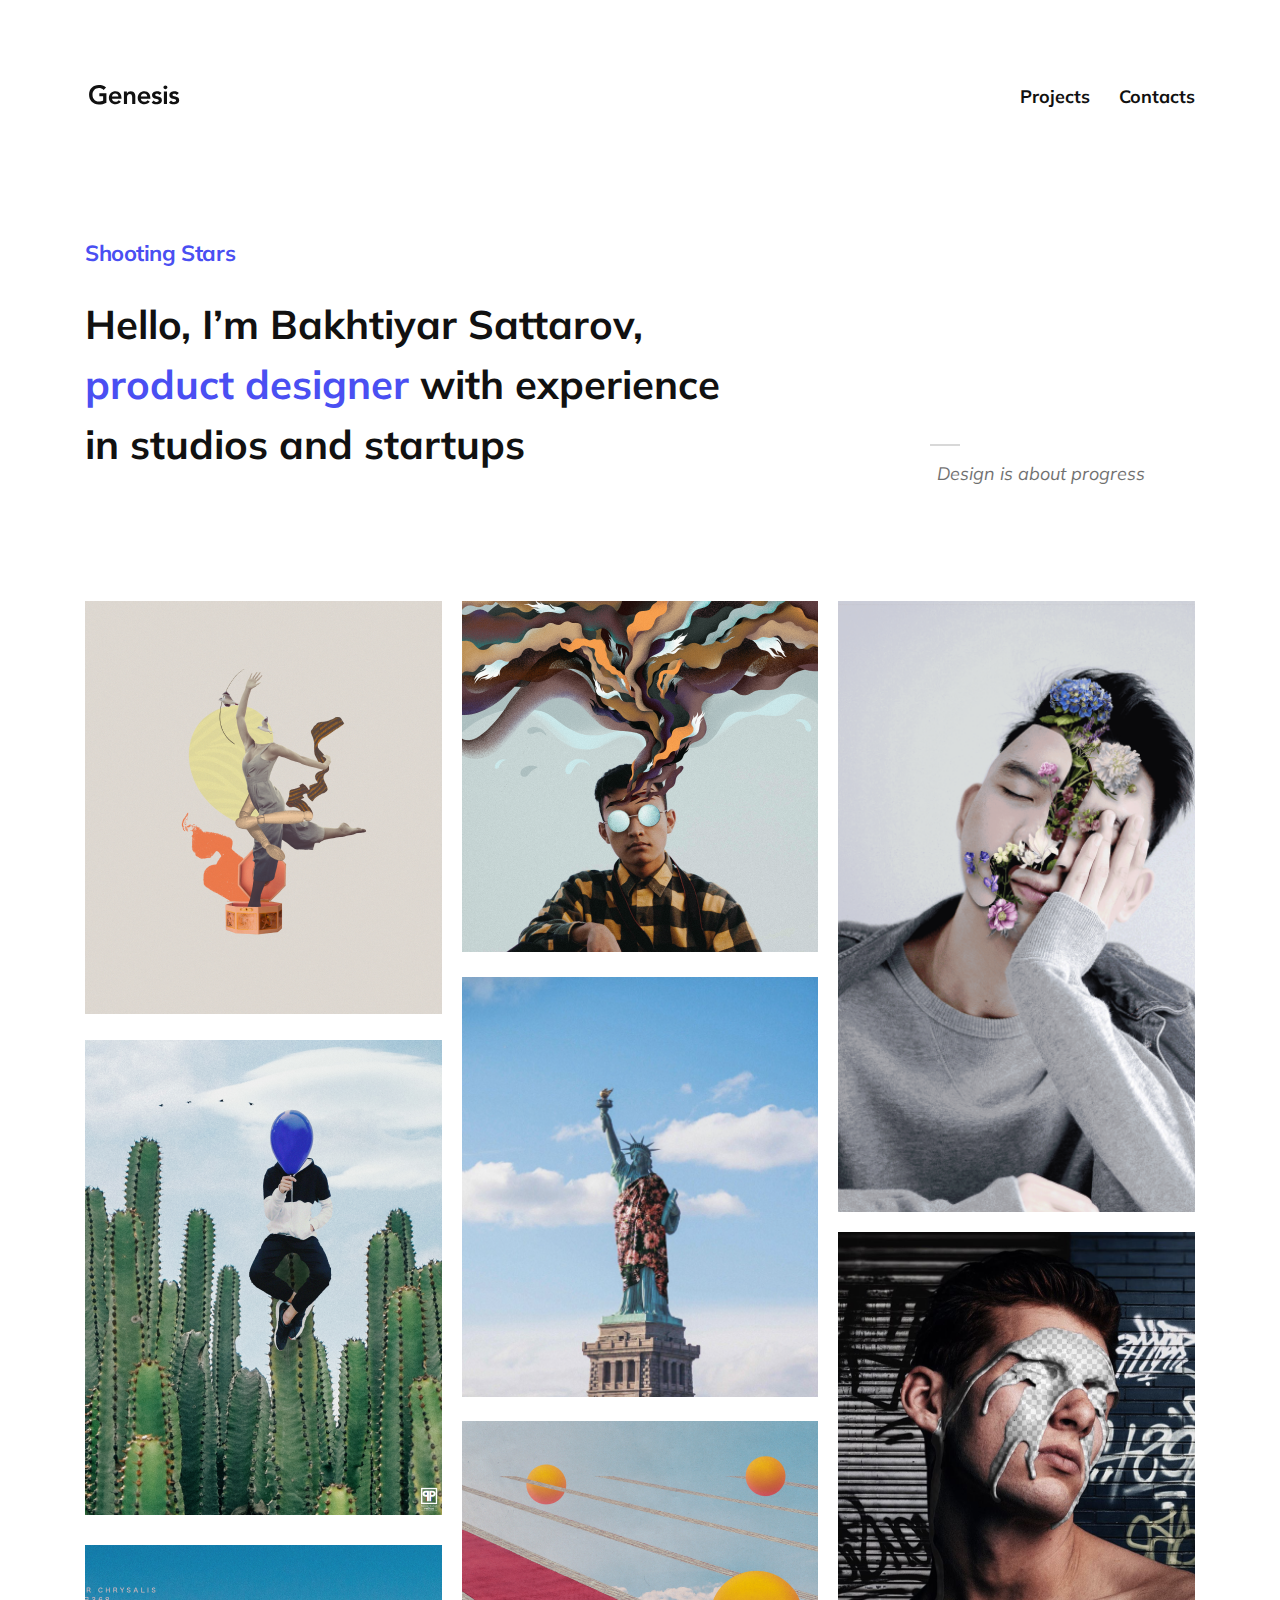
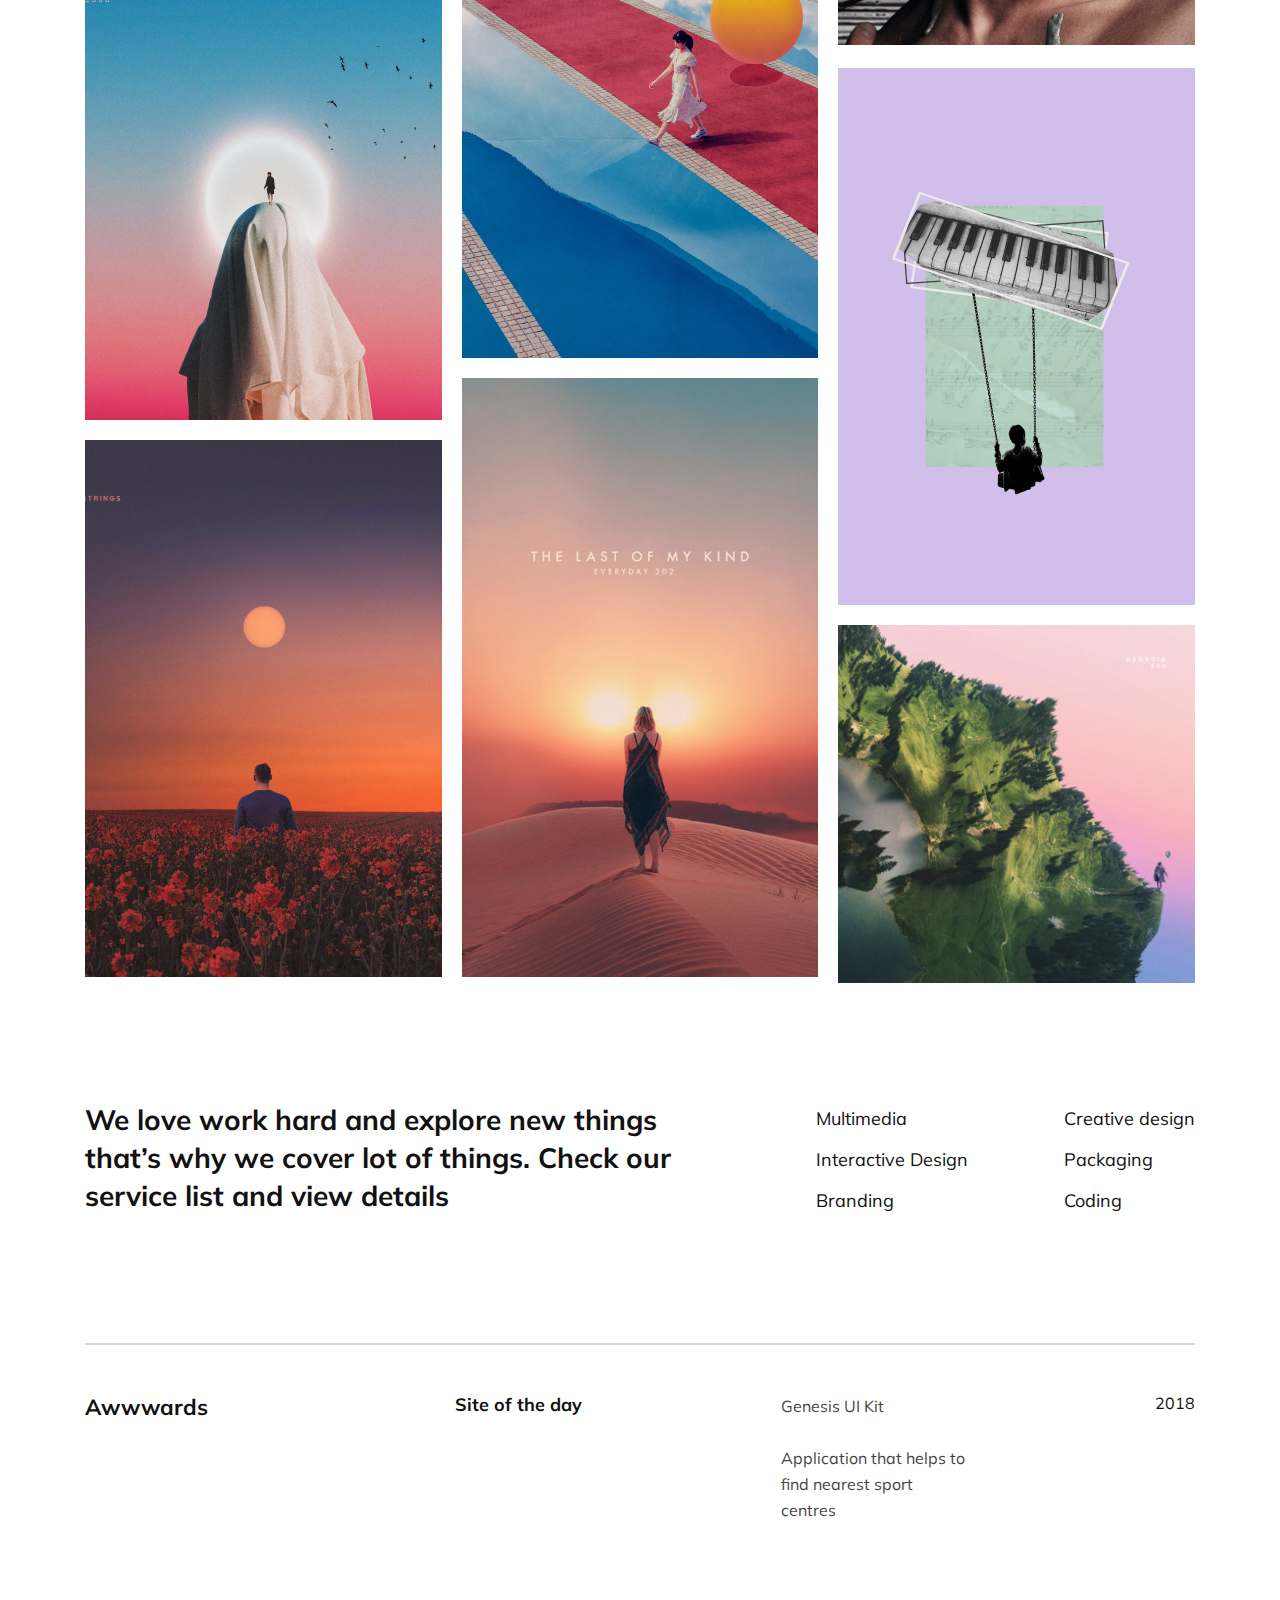
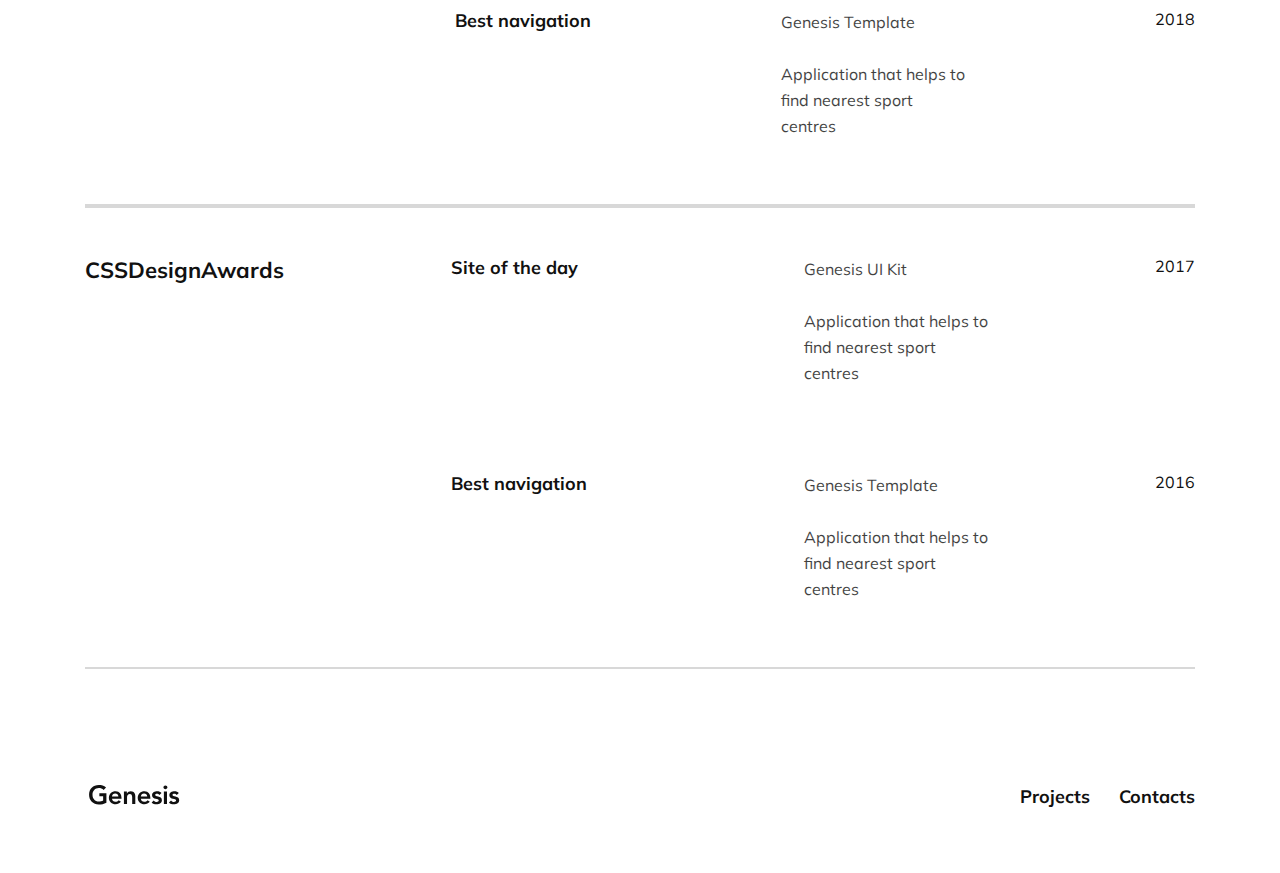
<file: index.html>
<!DOCTYPE html>
<html lang="en">
<head>
    <meta charset="UTF-8">
    <meta http-equiv="X-UA-Compatible" content="IE=edge">
    <meta name="viewport" content="width=device-width, initial-scale=1.0">
    <link rel="preconnect" href="https://fonts.googleapis.com"> 
    <link rel="preconnect" href="https://fonts.gstatic.com" crossorigin> 
    <link href="https://fonts.googleapis.com/css2?family=Mulish:ital,wght@0,400;0,700;1,400&display=swap" rel="stylesheet"> 
    <link rel="stylesheet" href="styles/index.css">
    <title>Genesis</title>
</head>
<body>
    <main>
        <header>
            <div class="logo-container">
                <ul class="nav">
                    <li><a href="index.html">
                        <img src="images/Logo.svg" alt="Genesis Logo" class="logo-position">
                    </a></li>
                </ul>
            </div>
            <nav>
                <ul class="nav">
                    <li><a class="nav-appearance" href="projects.html">Projects</a></li>
                    <li><a class="nav-appearance" href="contact.html">Contacts</a></li>
                </ul>
            </nav>
        </header>
        <div class="container main-info">
            <div class="left">
                <h2>Shooting Stars</h2>
                <h1>
                Hello, I’m Bakhtiyar Sattarov,
                <br>
                <span class="different-color">product designer</span> 
                with experience
                <br>
                in studios and startups
                </h1>
            </div>
            <div class="right">
                <div class="line"></div>
                <p><span class="cursive">Design is about progress</span></p>
            </div>
        </div>
        <div class="container grid">
            <img src="images/1.png" alt="abstarct art" class="pic1">
            <img src="images/2.png" alt="cactus" class="pic2">
            <img src="images/3.png" alt="staring at the sun" class="pic3">
            <img src="images/4.png" alt="sundown" class="pic4">
            <img src="images/5.png" alt="brainstorm" class="pic5">
            <img src="images/6.png" alt="libarty" class="pic6">
            <img src="images/7.png" alt="heaven" class="pic7">
            <img src="images/8.png" alt="desert" class="pic8">
            <img src="images/9.png" alt="sleepy flowers" class="pic9">
            <img src="images/10.png" alt="face paint" class="pic10">
            <img src="images/11.png" alt="piano" class="pic11">
            <img src="images/12.png" alt="island" class="pic12">
        </div>
        <div class="container info">
            <div class="link-info">
                <p>
                    We love work hard and explore new things 
                    that’s why we cover lot of things. 
                    Check our service list and view details
                </p>
            </div>
            <div>
                <ul class="links">
                    <br>
                    <li><a class="link-appearance" href=>Multimedia</a></li>
                    <br>
                    <li><a class="link-appearance" href=>Interactive Design</a></li>
                    <br>
                    <li><a class="link-appearance" href=>Branding</a></li>
                </ul>
            </div>
            <div>
                <ul class="links">
                    <br>
                    <li><a class="link-appearance" href=>Creative design</a></li>
                    <br>
                    <li><a class="link-appearance" href=>Packaging</a></li>
                    <br>
                    <li><a class="link-appearance" href=>Coding</a></li>
                </ul>
            </div>
        </div>
        <div class="contaier award">
            <div class="rubric a1">Awwwards</div>
            <div class="bold b1">Site of the day</div>
            <div class="body-text c">
                <span class="body-bold">Genesis UI Kit</span>
                <br>
                <br>
                Application that helps to 
                <br>
                find nearest sport 
                <br>
                centres
            </div>
            <div class="body-bold d">2018</div>
            <div class="bold e1">Best navigation</div>
            <div class="body-text f">
                <span class="body-bold">Genesis Template</span>
                <br>
                <br>
                Application that helps to 
                <br>
                find nearest sport 
                <br>
                centres
            </div>
            <div class="body-bold g">2018</div>
        </div>
        <div class="contaier award">
            <div class="rubric a2">CSSDesignAwards</div>
            <div class="bold b2">Site of the day</div>
            <div class="body-text c">
                <span class="body-bold">Genesis UI Kit</span>
                <br>
                <br>
                Application that helps to 
                <br>
                find nearest sport 
                <br>
                centres
            </div>
            <div class="body-bold d">2017</div>
            <div class="bold e2">Best navigation</div>
            <div class="body-text f">
                <span class="body-bold">Genesis Template</span>
                <br>
                <br>
                Application that helps to 
                <br>
                find nearest sport 
                <br>
                centres
            </div>
            <div class="body-bold g">2016</div>
        </div>
        <footer>
            <div class="logo-container">
                <ul class="nav">
                    <li><a href="index.html">
                        <img src="images/Logo.svg" alt="Genesis Logo" class="logo-position">
                    </a></li>
                </ul>
            </div>
            <nav>
                <ul class="nav">
                    <li><a class="nav-appearance" href="projects.html">Projects</a></li>
                    <li><a class="nav-appearance" href="contact.html">Contacts</a></li>
                </ul>
            </nav>
        </footer>
    </main>
</body>
</html>
</file>
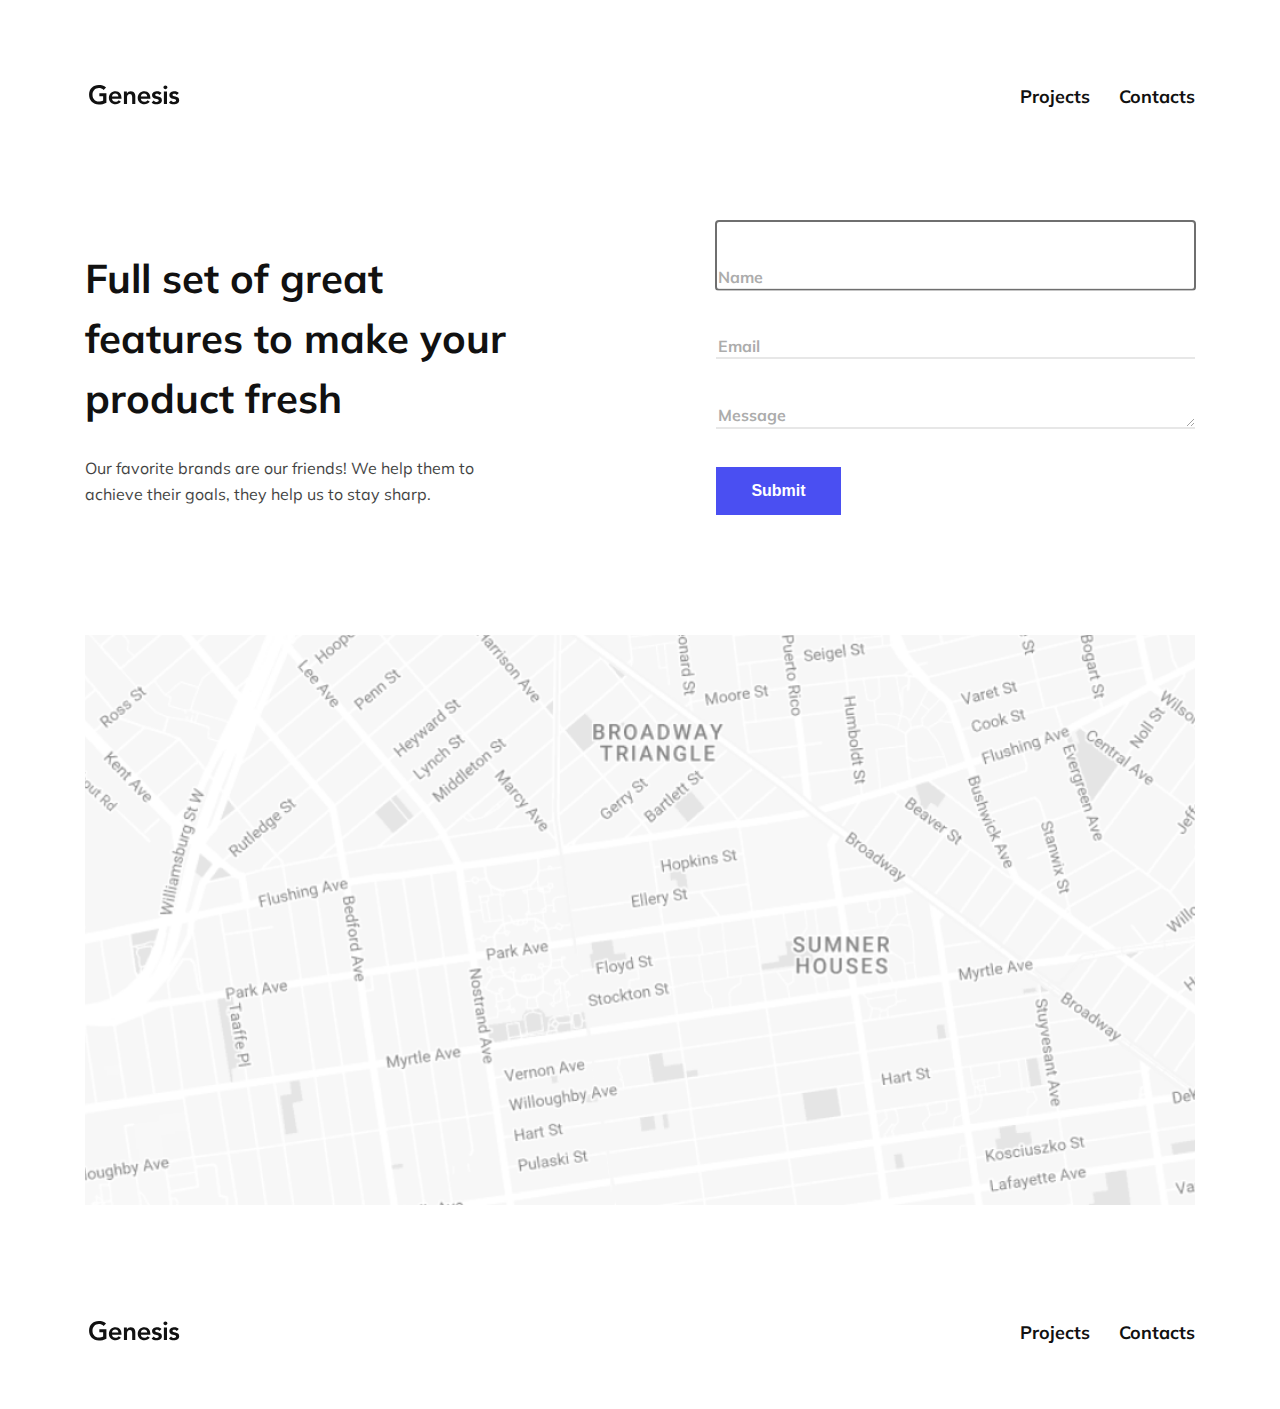
<file: contact.html>
<!DOCTYPE html>
<html lang="en">
<head>
    <meta charset="UTF-8">
    <meta http-equiv="X-UA-Compatible" content="IE=edge">
    <meta name="viewport" content="width=device-width, initial-scale=1.0">
    <link rel="preconnect" href="https://fonts.googleapis.com"> 
    <link rel="preconnect" href="https://fonts.gstatic.com" crossorigin> 
    <link href="https://fonts.googleapis.com/css2?family=Mulish:ital,wght@0,400;0,700;1,400&display=swap" rel="stylesheet">
    <link rel="stylesheet" href="styles/contact.css">
    <title>Genesis Contact Page</title>
</head>
<body>
    <main>
        <header>
            <div class="logo-container">
                <ul class="nav">
                    <li><a href="index.html">
                        <img src="images/Logo.svg" alt="Genesis Logo" class="logo-position">
                    </a></li>
                </ul>
            </div>    
            <nav>
                <ul class="nav">
                    <li><a class="nav-appearance" href="projects.html">Projects</a></li>
                    <li><a class="nav-appearance" href="contact.html">Contacts</a></li>
                </ul>
            </nav>
        </header>
        <div class="container">
            <div class="text">
                <h1>Full set of great
                    <br>
                    features to make your
                    <br>
                    product fresh
                </h1>
                <p class="body-text">
                    Our favorite brands are our friends! We help them to 
                    <br>
                    achieve their goals, they help us to
                    stay sharp.
                </p>
            </div>
            <form class="form" action="" >
                <input class="input-area" type="text"  
                placeholder="Name" required autofocus maxlength="30">
                <input class="input-area" type="e-mail" 
                placeholder="Email" required autofocus maxlength="30" 
                minlength="5">
                <textarea class="text-box" id="letter"  rows="1" 
                placeholder="Message"></textarea>
                <button class="submit-btn" type="submit">Submit</button>
            </form>
        </div>
        <div class="container">
            <img src="images/Map.png" alt="Map" class="map">  
        </div>
        <footer>
            <div class="logo-container">
                <ul class="nav">
                    <li><a href="index.html">
                        <img src="images/Logo.svg" alt="Genesis Logo" class="logo-position">
                    </a></li>
                </ul>
            </div>
            <nav>
                <ul class="nav">
                    <li><a class="nav-appearance" href="projects.html">Projects</a></li>
                    <li><a class="nav-appearance" href="contact.html">Contacts</a></li>
                </ul>
            </nav>
        </footer>
    </main>
</body>
</html>
</file>
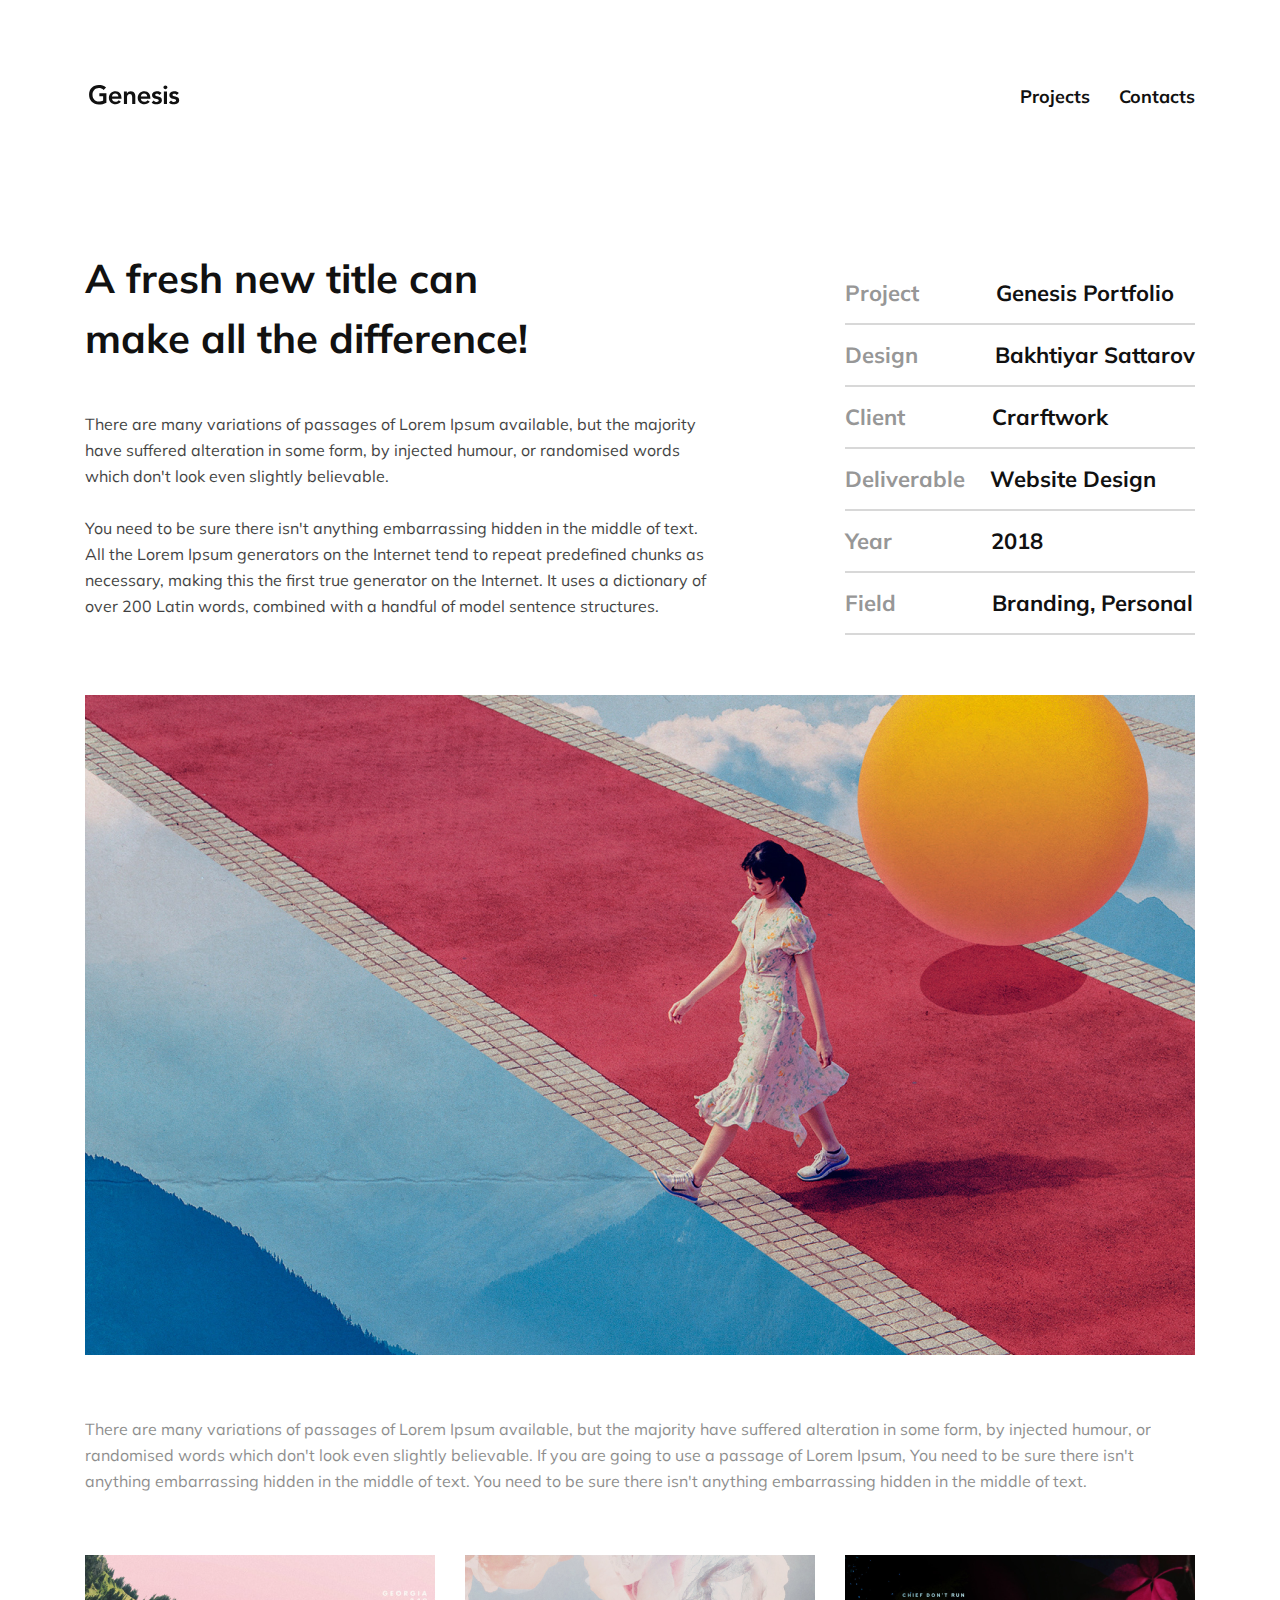
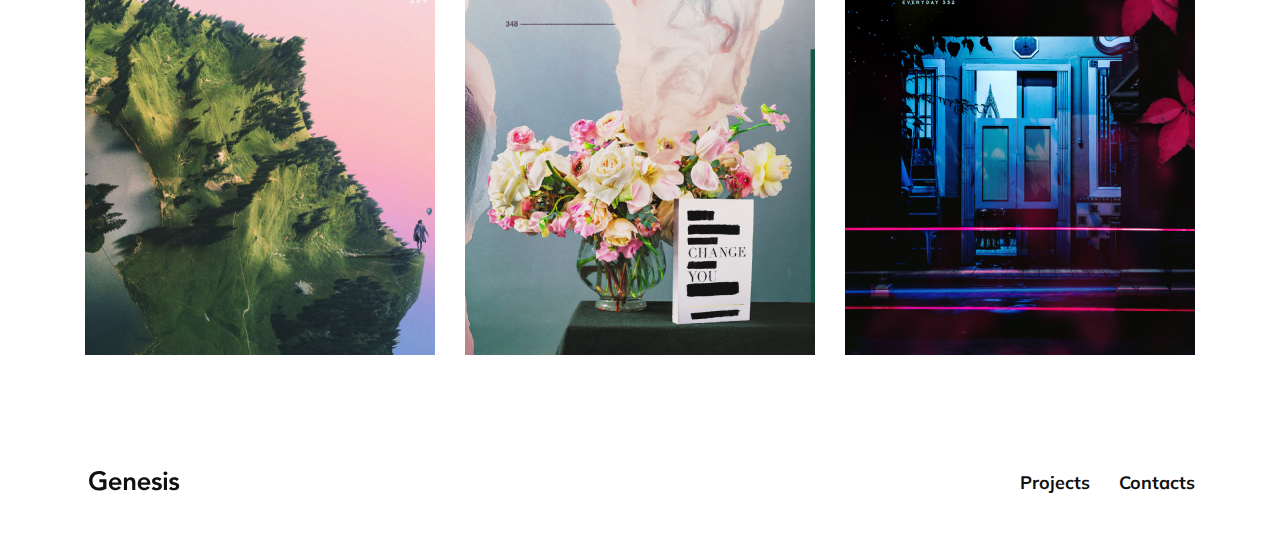
<file: projects.html>
<!DOCTYPE html>
<html lang="en">
<head>
    <meta charset="UTF-8">
    <meta http-equiv="X-UA-Compatible" content="IE=edge">
    <meta name="viewport" content="width=device-width, initial-scale=1.0">
    <link rel="preconnect" href="https://fonts.googleapis.com"> 
    <link rel="preconnect" href="https://fonts.gstatic.com" crossorigin> 
    <link href="https://fonts.googleapis.com/css2?family=Mulish:ital,wght@0,400;0,700;1,400&display=swap" rel="stylesheet"> 
    <link rel="stylesheet" href="styles/projects.css">
    <title>Genesis Projects</title>
</head>
<body>
    <main>
        <header>
            <div class="logo-container">
                <ul class="nav">
                    <li><a href="index.html">
                        <img src="images/Logo.svg" alt="Genesis Logo" class="logo-position">
                    </a></li>
                </ul>
            </div>
            <nav>
                <ul class="nav">
                    <li><a class="nav-appearance" href="projects.html">Projects</a></li>
                    <li><a class="nav-appearance" href="contact.html">Contacts</a></li>
                </ul>
            </nav>
        </header>
        <div class="container main-info">
            <div class="container info">
                <h1>
                A fresh new title can 
                <br>
                make all the difference!
                </h1>
                <p class="body-text">
                    There are many variations of passages of 
                    Lorem Ipsum available, but the majority 
                    have suffered alteration in some form, by 
                    injected humour, or randomised words which 
                    don't look even slightly believable. 
                    <br>
                    <br>
                    You need to be sure there isn't anything 
                    embarrassing hidden in the middle of text. 
                    All the Lorem Ipsum generators on the 
                    Internet tend to repeat predefined chunks as 
                    necessary, making this the first true generator 
                    on the Internet. It uses a dictionary of over 
                    200 Latin words, combined with 
                    a handful of model sentence structures.
                </p>
            </div>
            <div class="list">
                <div class="row"><span class="description one">Project</span>Genesis Portfolio</div>
                <div class="row"><span class="description two">Design</span>Bakhtiyar Sattarov</div>
                <div class="row"><span class="description three">Client</span> Crarftwork</div>
                <div class="row"><span class="description four">Deliverable</span>Website Design</div>
                <div class="row"><span class="description five">Year</span>2018</div>
                <div class="row"><span class="description six">Field</span>Branding, Personal</div>
            </div>
        </div>
        <div class="container">
            <img src="images/mainimg.png" alt="Woman Walking">
        </div>
        <div class="container text-box">
            <p class="body-text">
                There are many variations of passages of 
                Lorem Ipsum available, but the majority 
                have suffered alteration in some form, by 
                injected humour, or randomised words which 
                don't look even slightly believable. If you 
                are going to use a passage of Lorem Ipsum, 
                You need to be sure there isn't anything 
                embarrassing hidden in the middle of text. 
                You need to be sure there isn't anything 
                embarrassing hidden in the middle of text.
            </p>
        </div>
        <div class="container pictures">
            <img src="images/A.png" alt="Island" class="ImgA">
            <img src="images/B.png" alt="Island" class="ImgB">
            <img src="images/C.png" alt="Island" class="ImgC">
        </div>
        <footer>
            <div class="logo-container">
                <ul class="nav">
                    <li><a href="index.html">
                        <img src="images/Logo.svg" alt="Genesis Logo" class="logo-position">
                    </a></li>
                </ul>
            </div>
            <nav>
                <ul class="nav">
                    <li><a class="nav-appearance" href="projects.html">Projects</a></li>
                    <li><a class="nav-appearance" href="contact.html">Contacts</a></li>
                </ul>
            </nav> 
        </footer>
    </main>
</body>
</html>
</file>
<file: styles/index.css>
main{width:100%;display:flex;flex-direction:column;justify-items:center;align-items:center;justify-content:space-between;background:white}h2{font-family:"Mulish",sans-serif;font-style:normal;font-weight:bold;font-size:22px;line-height:28px;letter-spacing:-0.423077px;color:#4A4FF2}h1{font-family:"Mulish",sans-serif;font-style:normal;font-weight:bold;font-size:40px;line-height:60px;color:#111111}.different-color{color:#4A4FF2}.cursive{font-family:"Mulish",sans-serif;font-style:italic;font-weight:normal;font-size:18px;line-height:23px;color:#111111;mix-blend-mode:normal;opacity:0.6}.body-text{font-family:"Mulish",sans-serif;font-style:normal;font-weight:normal;font-size:16px;line-height:26px;color:#111111;mix-blend-mode:normal;opacity:0.8}.link-info{font-family:"Mulish",sans-serif;font-style:normal;font-weight:bold;font-size:28px;line-height:38px;color:#111111}.links{list-style-type:none}.link-appearance{-webkit-text-decoration-line:none;text-decoration-line:none;font-family:"Mulish",sans-serif;font-style:normal;font-weight:normal;font-size:18px;line-height:23px;color:#111111}.body-bold{font-family:"Mulish",sans-serif;font-style:normal;font-weight:normal;font-size:16px;line-height:20px;text-align:right;color:#111111}.bold,.nav-appearance{-webkit-text-decoration-line:none;text-decoration-line:none;font-family:"Mulish",sans-serif;font-style:normal;font-weight:bold;font-size:18px;line-height:23px;color:#111111}.list,.rubric{font-family:"Mulish",sans-serif;font-style:normal;font-weight:bold;font-size:22px;line-height:28px;color:#111111}.description{color:#979797}.input-area,.text-box{font-family:"Mulish",sans-serif;font-style:normal;font-weight:bold;font-size:16px;line-height:20px;color:#111111;mix-blend-mode:normal;opacity:0.6}header{padding-top:61px;padding-bottom:96px;max-width:1110px;width:100%;display:flex;flex-wrap:wrap;justify-content:space-between;flex-direction:row;align-content:center}.logo-container{display:flex;align-content:center}.nav{list-style-type:none;display:flex;align-items:center}.logo-position{position:relative;right:65px}footer{padding-top:100px;padding-bottom:40px;max-width:1110px;width:100%;display:flex;flex-wrap:wrap;justify-content:space-between;flex-direction:row;align-content:center}.logo-container{display:flex;align-content:center}.nav{list-style-type:none;display:flex;align-items:center}.nav>li{margin-left:29px}.container{min-height:106px;max-width:1110px;width:100%;display:flex;flex-wrap:wrap}.main-info{padding-bottom:100px;display:flex;flex-wrap:wrap;flex-direction:row;justify-content:space-between}.left{min-height:251px;max-width:635px;width:100%}.right{position:relative;right:50px;min-height:251px;max-width:218px;width:100%;display:flex;justify-content:flex-end;align-items:flex-end;flex-direction:column}.line{position:relative;right:185px;min-height:5px;min-width:30px;border-bottom:2px solid #D8D8D8}.grid{display:-ms-grid;display:grid;-ms-grid-columns:repeat 20px 3,1fr;grid-template-columns:repeat 3,1fr;-ms-grid-rows:repeat 20px 32,1fr;grid-template-rows:repeat 32,1fr;grid-gap:20px}.grid>:first-child{-ms-grid-row:1;-ms-grid-column:1}.grid>:nth-child(2){-ms-grid-row:1;-ms-grid-column:3}.grid>:nth-child(3){-ms-grid-row:1;-ms-grid-column:5}.grid>:nth-child(4){-ms-grid-row:1;-ms-grid-column:7}.grid>:nth-child(5){-ms-grid-row:3;-ms-grid-column:1}.grid>:nth-child(6){-ms-grid-row:3;-ms-grid-column:3}.grid>:nth-child(7){-ms-grid-row:3;-ms-grid-column:5}.grid>:nth-child(8){-ms-grid-row:3;-ms-grid-column:7}.grid>:nth-child(9){-ms-grid-row:5;-ms-grid-column:1}.grid>:nth-child(10){-ms-grid-row:5;-ms-grid-column:3}.grid>:nth-child(11){-ms-grid-row:5;-ms-grid-column:5}.grid>:nth-child(12){-ms-grid-row:5;-ms-grid-column:7}.grid>:nth-child(13){-ms-grid-row:7;-ms-grid-column:1}.grid>:nth-child(14){-ms-grid-row:7;-ms-grid-column:3}.grid>:nth-child(15){-ms-grid-row:7;-ms-grid-column:5}.grid>:nth-child(16){-ms-grid-row:7;-ms-grid-column:7}.grid>img{width:100%;-o-object-fit:cover;object-fit:cover}.pic1{-ms-grid-row:1;-ms-grid-row-span:6;grid-row:1/7;-ms-grid-column:1;grid-column:1/1}.pic2{-ms-grid-row:7;-ms-grid-row-span:8;grid-row:7/15;-ms-grid-column:1;grid-column:1/1}.pic3{-ms-grid-row:15;-ms-grid-row-span:8;grid-row:15/23;-ms-grid-column:1;grid-column:1/1}.pic4{-ms-grid-row:23;-ms-grid-row-span:9;grid-row:23/32;-ms-grid-column:1;grid-column:1/1}.pic5{-ms-grid-row:1;-ms-grid-row-span:5;grid-row:1/6;-ms-grid-column:2;grid-column:2/2}.pic6{-ms-grid-row:6;-ms-grid-row-span:7;grid-row:6/13;-ms-grid-column:2;grid-column:2/2}.pic7{-ms-grid-row:13;-ms-grid-row-span:9;grid-row:13/22;-ms-grid-column:2;grid-column:2/2}.pic8{-ms-grid-row:22;-ms-grid-row-span:10;grid-row:22/32;-ms-grid-column:2;grid-column:2/2}.pic9{-ms-grid-row:1;-ms-grid-row-span:9;grid-row:1/10;-ms-grid-column:3;grid-column:3/3}.pic10{-ms-grid-row:10;-ms-grid-row-span:7;grid-row:10/17;-ms-grid-column:3;grid-column:3/3}.pic11{-ms-grid-row:17;-ms-grid-row-span:9;grid-row:17/26;-ms-grid-column:3;grid-column:3/3}.pic12{-ms-grid-row:26;-ms-grid-row-span:6;grid-row:26/32;-ms-grid-column:3;grid-column:3/3}.info{padding-top:90px;padding-bottom:100px;display:flex;flex-direction:row;justify-content:space-between}.link-info{min-height:106px;max-width:635px;width:100%}.award{padding-top:48px;min-height:411px;max-width:1110px;width:100%;display:-ms-grid;display:grid;-ms-grid-columns:repeat 20px 10,1fr;grid-template-columns:repeat 10,1fr;-ms-grid-rows:repeat 20px 2,1fr;grid-template-rows:repeat 2,1fr;grid-gap:20px;border-top:2px solid #D8D8D8;border-bottom:2px solid #D8D8D8}.award>:first-child{-ms-grid-row:1;-ms-grid-column:1}.award>:nth-child(2){-ms-grid-row:1;-ms-grid-column:3}.award>:nth-child(3){-ms-grid-row:1;-ms-grid-column:5}.award>:nth-child(4){-ms-grid-row:1;-ms-grid-column:7}.award>:nth-child(5){-ms-grid-row:3;-ms-grid-column:1}.award>:nth-child(6){-ms-grid-row:3;-ms-grid-column:3}.award>:nth-child(7){-ms-grid-row:3;-ms-grid-column:5}.award>:nth-child(8){-ms-grid-row:3;-ms-grid-column:7}.award>:nth-child(9){-ms-grid-row:5;-ms-grid-column:1}.award>:nth-child(10){-ms-grid-row:5;-ms-grid-column:3}.award>:nth-child(11){-ms-grid-row:5;-ms-grid-column:5}.award>:nth-child(12){-ms-grid-row:5;-ms-grid-column:7}.award>:nth-child(13){-ms-grid-row:7;-ms-grid-column:1}.award>:nth-child(14){-ms-grid-row:7;-ms-grid-column:3}.award>:nth-child(15){-ms-grid-row:7;-ms-grid-column:5}.award>:nth-child(16){-ms-grid-row:7;-ms-grid-column:7}.a1{-ms-grid-row:1;-ms-grid-row-span:2;grid-row:1/3;-ms-grid-column:1;-ms-grid-column-span:4;grid-column:1/5}.a2{-ms-grid-row:1;-ms-grid-row-span:2;grid-row:1/3;-ms-grid-column:1;-ms-grid-column-span:3;grid-column:1/4}.b1{-ms-grid-row:1;grid-row:1/1;-ms-grid-column:5;-ms-grid-column-span:3;grid-column:5/8}.b2{-ms-grid-row:1;grid-row:1/1;-ms-grid-column:4;-ms-grid-column-span:4;grid-column:4/8}.c{-ms-grid-row:1;-ms-grid-row-span:1;grid-row:1/2;-ms-grid-column:8;-ms-grid-column-span:2;grid-column:8/10}.d{-ms-grid-row:1;-ms-grid-row-span:1;grid-row:1/2;-ms-grid-column:10;grid-column:10/10}.e1{-ms-grid-row:2;-ms-grid-row-span:1;grid-row:2/3;-ms-grid-column:5;-ms-grid-column-span:3;grid-column:5/8}.e2{-ms-grid-row:2;-ms-grid-row-span:1;grid-row:2/3;-ms-grid-column:4;-ms-grid-column-span:4;grid-column:4/8}.f{-ms-grid-row:2;-ms-grid-row-span:1;grid-row:2/3;-ms-grid-column:8;-ms-grid-column-span:2;grid-column:8/10}.g{-ms-grid-row:2;grid-row:2/2;-ms-grid-column:10;grid-column:10/10}
/*# sourceMappingURL=index.css.map */
</file>
<file: styles/contact.css>
main{width:100%;display:flex;flex-direction:column;justify-items:center;align-items:center;justify-content:space-between;background:white}h2{font-family:"Mulish",sans-serif;font-style:normal;font-weight:bold;font-size:22px;line-height:28px;letter-spacing:-0.423077px;color:#4A4FF2}h1{font-family:"Mulish",sans-serif;font-style:normal;font-weight:bold;font-size:40px;line-height:60px;color:#111111}.different-color{color:#4A4FF2}.cursive{font-family:"Mulish",sans-serif;font-style:italic;font-weight:normal;font-size:18px;line-height:23px;color:#111111;mix-blend-mode:normal;opacity:0.6}.body-text{font-family:"Mulish",sans-serif;font-style:normal;font-weight:normal;font-size:16px;line-height:26px;color:#111111;mix-blend-mode:normal;opacity:0.8}.link-info{font-family:"Mulish",sans-serif;font-style:normal;font-weight:bold;font-size:28px;line-height:38px;color:#111111}.links{list-style-type:none}.link-appearance{-webkit-text-decoration-line:none;text-decoration-line:none;font-family:"Mulish",sans-serif;font-style:normal;font-weight:normal;font-size:18px;line-height:23px;color:#111111}.body-bold{font-family:"Mulish",sans-serif;font-style:normal;font-weight:normal;font-size:16px;line-height:20px;text-align:right;color:#111111}.bold,.nav-appearance{-webkit-text-decoration-line:none;text-decoration-line:none;font-family:"Mulish",sans-serif;font-style:normal;font-weight:bold;font-size:18px;line-height:23px;color:#111111}.list,.rubric{font-family:"Mulish",sans-serif;font-style:normal;font-weight:bold;font-size:22px;line-height:28px;color:#111111}.description{color:#979797}.input-area,.text-box{font-family:"Mulish",sans-serif;font-style:normal;font-weight:bold;font-size:16px;line-height:20px;color:#111111;mix-blend-mode:normal;opacity:0.6}header{padding-top:61px;padding-bottom:96px;max-width:1110px;width:100%;display:flex;flex-wrap:wrap;justify-content:space-between;flex-direction:row;align-content:center}.logo-container{display:flex;align-content:center}.nav{list-style-type:none;display:flex;align-items:center}.logo-position{position:relative;right:65px}footer{padding-top:100px;padding-bottom:40px;max-width:1110px;width:100%;display:flex;flex-wrap:wrap;justify-content:space-between;flex-direction:row;align-content:center}.logo-container{display:flex;align-content:center}.nav{list-style-type:none;display:flex;align-items:center}.nav>li{margin-left:29px}.container{min-height:312px;max-width:1110px;width:100%;display:flex;flex-wrap:wrap;justify-content:space-between}.form{display:flex;flex-direction:column;align-content:space-evenly}.input-area,.text-box{min-width:475px;padding-top:46px;border:none;border-bottom:2px solid #D8D8D8}.submit-btn{max-height:50px;max-width:125px;margin-top:38px;margin-bottom:20px;width:100%;padding:15px;border:none;background-color:#4A4FF2;font-style:normal;font-weight:600;font-size:16px;color:#FFFFFF}.submit-btn:hover{background-color:#26298b}.map{margin-top:100px}
/*# sourceMappingURL=contact.css.map */
</file>
<file: styles/projects.css>
main{width:100%;display:flex;flex-direction:column;justify-items:center;align-items:center;justify-content:space-between;background:white}h2{font-family:"Mulish",sans-serif;font-style:normal;font-weight:bold;font-size:22px;line-height:28px;letter-spacing:-0.423077px;color:#4A4FF2}h1{font-family:"Mulish",sans-serif;font-style:normal;font-weight:bold;font-size:40px;line-height:60px;color:#111111}.different-color{color:#4A4FF2}.cursive{font-family:"Mulish",sans-serif;font-style:italic;font-weight:normal;font-size:18px;line-height:23px;color:#111111;mix-blend-mode:normal;opacity:0.6}.body-text{font-family:"Mulish",sans-serif;font-style:normal;font-weight:normal;font-size:16px;line-height:26px;color:#111111;mix-blend-mode:normal;opacity:0.8}.link-info{font-family:"Mulish",sans-serif;font-style:normal;font-weight:bold;font-size:28px;line-height:38px;color:#111111}.links{list-style-type:none}.link-appearance{-webkit-text-decoration-line:none;text-decoration-line:none;font-family:"Mulish",sans-serif;font-style:normal;font-weight:normal;font-size:18px;line-height:23px;color:#111111}.body-bold{font-family:"Mulish",sans-serif;font-style:normal;font-weight:normal;font-size:16px;line-height:20px;text-align:right;color:#111111}.bold,.nav-appearance{-webkit-text-decoration-line:none;text-decoration-line:none;font-family:"Mulish",sans-serif;font-style:normal;font-weight:bold;font-size:18px;line-height:23px;color:#111111}.list,.rubric{font-family:"Mulish",sans-serif;font-style:normal;font-weight:bold;font-size:22px;line-height:28px;color:#111111}.description{color:#979797}.input-area,.text-box{font-family:"Mulish",sans-serif;font-style:normal;font-weight:bold;font-size:16px;line-height:20px;color:#111111;mix-blend-mode:normal;opacity:0.6}header{padding-top:61px;padding-bottom:96px;max-width:1110px;width:100%;display:flex;flex-wrap:wrap;justify-content:space-between;flex-direction:row;align-content:center}.logo-container{display:flex;align-content:center}.nav{list-style-type:none;display:flex;align-items:center}.logo-position{position:relative;right:65px}footer{padding-top:100px;padding-bottom:40px;max-width:1110px;width:100%;display:flex;flex-wrap:wrap;justify-content:space-between;flex-direction:row;align-content:center}.logo-container{display:flex;align-content:center}.nav{list-style-type:none;display:flex;align-items:center}.nav>li{margin-left:29px}.container{min-height:106px;max-width:1110px;width:100%;display:flex;flex-wrap:wrap}.main-info{padding-bottom:60px;display:flex;flex-wrap:wrap;flex-direction:row;justify-content:space-between;align-items:flex-end}.info{min-height:222px;max-width:635px;width:100%}.text-box{padding-top:45px;padding-bottom:45px}.pictures{display:flex;justify-content:space-between}.row{min-height:60px;min-width:335px;border-bottom:2px solid #D8D8D8;display:flex;align-items:center}.one{padding-right:77px}.two{padding-right:77px}.three{padding-right:87px}.four{padding-right:25px}.five{padding-right:99px}.six{padding-right:96px}
/*# sourceMappingURL=projects.css.map */
</file>
